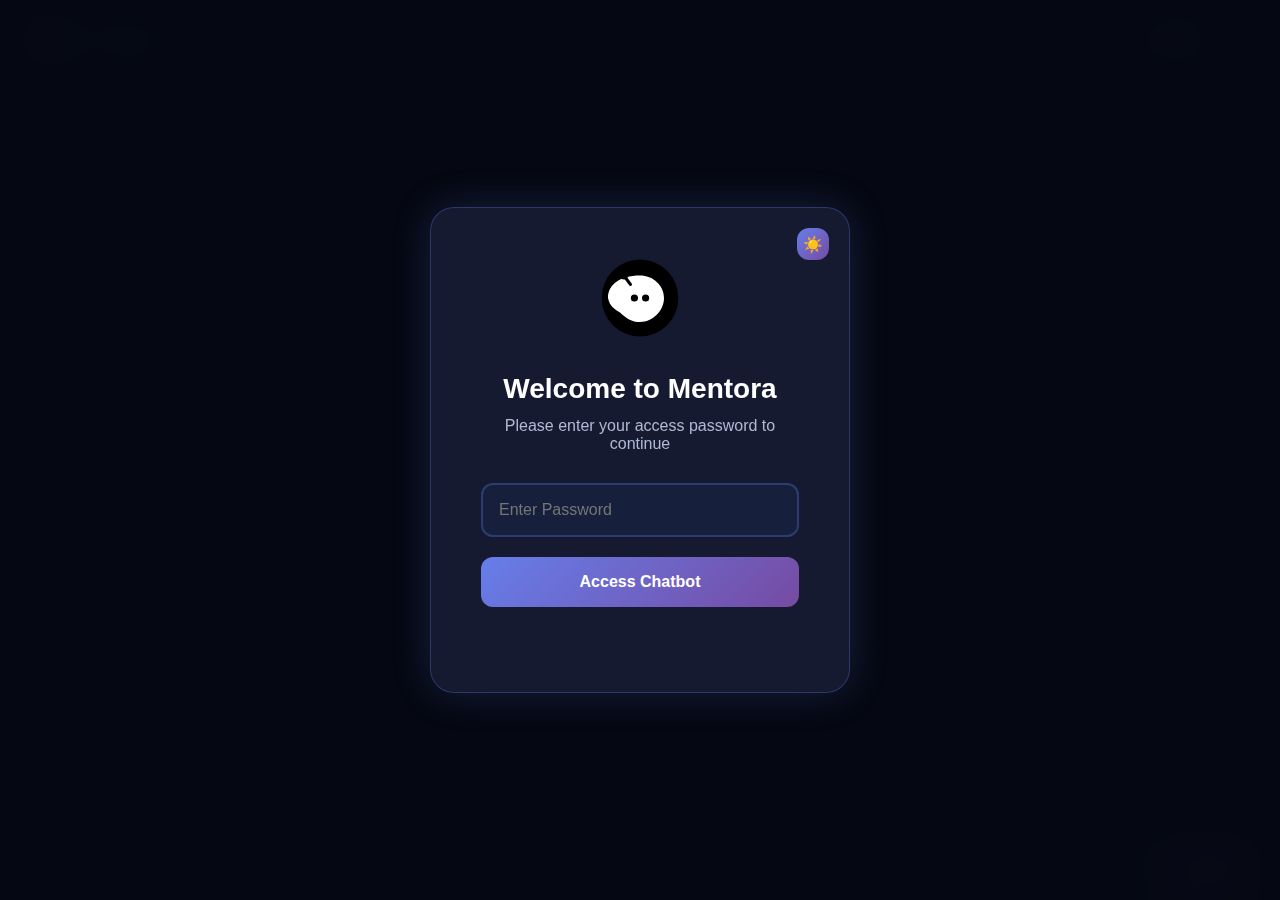
<file: index.html>
<!DOCTYPE html>
<html lang="en">

<head>
    <meta charset="UTF-8">
    <meta name="viewport" content="width=device-width, initial-scale=1.0, viewport-fit=cover">
    <meta name="theme-color" content="#667eea">
    <meta name="apple-mobile-web-app-capable" content="yes">
    <meta name="apple-mobile-web-app-status-bar-style" content="black-translucent">
    <meta name="apple-mobile-web-app-title" content="Mentora">
    <meta name="description"
        content="Mentora - Your AI-powered college assistant for notes, PYQs, and academic support">
    <link rel="manifest" href="/manifest.json">
    <link rel="apple-touch-icon" href="/icon-192.png">
    <title>Mentora Chat</title>
    <style>
        * {
            margin: 0;
            padding: 0;
            box-sizing: border-box;
        }

        :root {
            --primary: #667eea;
            --secondary: #764ba2;
            --accent: #00d4ff;
            --bg-dark: #0a0e27;
            --bg-darker: #050812;
            --card-bg: #1a1f3a;
            --input-bg: #16213e;
            --text-primary: #ffffff;
            --text-secondary: #b0b9d4;
            --border-color: rgba(102, 126, 234, 0.2);
        }

        body {
            background: linear-gradient(135deg, var(--bg-darker) 0%, #1a1f3a 100%);
            color: var(--text-primary);
            font-family: 'Segoe UI', -apple-system, BlinkMacSystemFont, sans-serif;
            overflow: hidden;
            min-height: 100vh;
            min-height: 100dvh;
            height: 100vh;
            height: 100dvh;
        }

        .container {
            display: flex;
            height: 100vh;
            height: 100dvh;
            gap: 0;
            background: linear-gradient(135deg, var(--bg-darker) 0%, #1a1f3a 100%);
        }

        /* ===== SIDEBAR ===== */
        .sidebar {
            position: fixed;
            left: 0;
            top: 0;
            width: 320px;
            height: 100vh;
            background: rgba(10, 14, 39, 0.95);
            backdrop-filter: blur(10px);
            border-right: 1px solid var(--border-color);
            z-index: 999;
            transform: translateX(-100%);
            transition: transform 0.3s ease;
            display: flex;
            flex-direction: column;
            overflow-y: auto;
        }

        .sidebar.open {
            transform: translateX(0);
        }

        .sidebar-header {
            padding: 24px 20px;
            border-bottom: 1px solid var(--border-color);
            display: flex;
            justify-content: space-between;
            align-items: center;
        }

        .logo-section {
            display: flex;
            align-items: center;
            gap: 12px;
        }

        .logo-icon {
            width: 40px;
            height: 40px;
            border-radius: 12px;
            background: transparent;
            display: flex;
            align-items: center;
            justify-content: center;
        }

        .logo-img {
            width: 100%;
            height: 100%;
            object-fit: contain;
        }

        .logo-text h1 {
            font-size: 20px;
            background: linear-gradient(135deg, var(--primary), var(--accent));
            background-clip: text;
            -webkit-background-clip: text;
            -webkit-text-fill-color: transparent;
            font-weight: 700;
        }

        .close-sidebar {
            background: none;
            border: none;
            color: var(--text-secondary);
            font-size: 24px;
            cursor: pointer;
            transition: all 0.2s ease;
            width: 36px;
            height: 36px;
            display: flex;
            align-items: center;
            justify-content: center;
            border-radius: 8px;
        }

        .close-sidebar:hover {
            background: rgba(102, 126, 234, 0.1);
            color: var(--primary);
        }

        .sidebar-content {
            flex: 1;
            padding: 16px;
            overflow-y: auto;
        }

        .btn-new-chat {
            width: 100%;
            padding: 12px 16px;
            background: linear-gradient(135deg, var(--primary), var(--secondary));
            color: white;
            border: none;
            border-radius: 12px;
            cursor: pointer;
            font-weight: 600;
            margin-bottom: 20px;
            transition: all 0.3s ease;
            font-size: 14px;
            box-shadow: 0 4px 15px rgba(102, 126, 234, 0.2);
        }

        .btn-new-chat:hover {
            transform: translateY(-2px);
            box-shadow: 0 6px 20px rgba(102, 126, 234, 0.3);
        }

        .chat-history-section h3 {
            color: var(--text-secondary);
            margin: 16px 0 12px 0;
            font-size: 12px;
            text-transform: uppercase;
            letter-spacing: 0.5px;
            font-weight: 600;
        }

        .chat-history {
            display: flex;
            flex-direction: column;
            gap: 8px;
        }

        .chat-item {
            padding: 12px;
            background: rgba(26, 31, 58, 0.5);
            border: 1px solid rgba(102, 126, 234, 0.1);
            border-radius: 10px;
            cursor: pointer;
            transition: all 0.3s ease;
            display: flex;
            justify-content: space-between;
            align-items: center;
            position: relative;
            overflow: hidden;
        }

        .chat-item:hover {
            background: rgba(102, 126, 234, 0.15);
            border-color: var(--primary);
            transform: translateX(4px);
        }

        .chat-item-content {
            flex: 1;
            min-width: 0;
        }

        .chat-item-title {
            font-size: 14px;
            font-weight: 500;
            color: var(--text-primary);
            white-space: nowrap;
            overflow: hidden;
            text-overflow: ellipsis;
        }

        .chat-item-date {
            font-size: 11px;
            color: var(--text-secondary);
            margin-top: 4px;
        }

        .chat-item-actions {
            display: flex;
            gap: 6px;
            opacity: 0;
            transition: opacity 0.2s ease;
        }

        .chat-item:hover .chat-item-actions {
            opacity: 1;
        }

        .chat-btn {
            width: 28px;
            height: 28px;
            border-radius: 6px;
            border: none;
            background: rgba(102, 126, 234, 0.2);
            color: var(--primary);
            cursor: pointer;
            font-size: 14px;
            transition: all 0.2s ease;
            display: flex;
            align-items: center;
            justify-content: center;
        }

        .chat-btn:hover {
            background: var(--primary);
            color: white;
        }

        /* ===== MAIN AREA ===== */
        .main {
            flex: 1;
            display: flex;
            flex-direction: column;
            margin-left: 0;
            position: relative;
            overflow: hidden;
        }

        .hamburger {
            position: fixed;
            top: 20px;
            left: 20px;
            z-index: 1000;
            width: 44px;
            height: 44px;
            background: linear-gradient(135deg, var(--primary), var(--secondary));
            color: white;
            border: none;
            border-radius: 12px;
            font-size: 20px;
            cursor: pointer;
            display: flex;
            align-items: center;
            justify-content: center;
            transition: all 0.3s ease;
            box-shadow: 0 4px 15px rgba(102, 126, 234, 0.3);
        }

        .hamburger:hover {
            transform: scale(1.05);
            box-shadow: 0 6px 20px rgba(102, 126, 234, 0.4);
        }

        .header {
            padding: 20px 30px;
            display: flex;
            justify-content: center;
            /* CENTERED */
            align-items: center;
            border-bottom: 1px solid var(--border-color);
            background: rgba(26, 31, 58, 0.5);
            backdrop-filter: blur(10px);
            position: relative;
            z-index: 10;
        }

        .header-logo {
            display: flex;
            align-items: center;
            gap: 12px;
        }

        .header-logo-icon {
            width: 40px;
            height: 40px;
            border-radius: 10px;
            background: transparent;
            display: flex;
            align-items: center;
            justify-content: center;
        }

        .header-logo-text h2 {
            font-size: 20px;
            background: linear-gradient(135deg, var(--primary), var(--accent));
            background-clip: text;
            -webkit-background-clip: text;
            -webkit-text-fill-color: transparent;
        }

        .header-logo-text p {
            font-size: 11px;
            color: var(--text-secondary);
        }

        /* ===== CHAT CONTAINER ===== */
        .chat-container {
            flex: 1;
            overflow-y: auto;
            padding: 30px;
            display: flex;
            flex-direction: column;
            gap: 16px;
            scroll-behavior: smooth;
            position: relative;
            z-index: 4;
        }

        .chat-container::-webkit-scrollbar {
            width: 8px;
        }

        .chat-container::-webkit-scrollbar-thumb {
            background: rgba(102, 126, 234, 0.3);
            border-radius: 4px;
        }

        .chat-container::-webkit-scrollbar-thumb:hover {
            background: rgba(102, 126, 234, 0.5);
        }

        .welcome-message {
            text-align: center;
            margin: auto;
            animation: fadeInUp 0.6s ease-out;
        }

        @keyframes fadeInUp {
            from {
                transform: translateY(20px);
                opacity: 0;
            }

            to {
                transform: translateY(0);
                opacity: 1;
            }
        }

        .welcome-message h2 {
            font-size: 32px;
            margin-bottom: 10px;
            background: linear-gradient(135deg, var(--primary), var(--accent));
            background-clip: text;
            -webkit-background-clip: text;
            -webkit-text-fill-color: transparent;
        }

        .welcome-message p {
            font-size: 16px;
            color: var(--text-secondary);
            margin-bottom: 30px;
        }

        .quick-actions {
            display: grid;
            grid-template-columns: repeat(2, 1fr);
            gap: 12px;
            max-width: 400px;
            margin: 0 auto;
        }

        .quick-actions button {
            padding: 12px;
            background: rgba(102, 126, 234, 0.1);
            color: var(--primary);
            border: 1px solid rgba(102, 126, 234, 0.3);
            border-radius: 12px;
            cursor: pointer;
            transition: all 0.3s ease;
            font-weight: 600;
            backdrop-filter: blur(10px);
        }

        .quick-actions button:hover {
            background: rgba(102, 126, 234, 0.2);
            border-color: var(--primary);
            transform: translateY(-2px);
            box-shadow: 0 4px 12px rgba(102, 126, 234, 0.2);
        }

        /* ===== MESSAGES ===== */
        .message {
            display: flex;
            animation: slideInMessage 0.4s ease-out;
        }

        @keyframes slideInMessage {
            from {
                transform: translateY(10px);
                opacity: 0;
            }

            to {
                transform: translateY(0);
                opacity: 1;
            }
        }

        .message.user {
            justify-content: flex-end;
        }

        .message.assistant {
            justify-content: flex-start;
        }

        .bubble {
            max-width: 65%;
            padding: 14px 18px;
            border-radius: 18px;
            word-wrap: break-word;
            white-space: pre-wrap;
            /* Preserve newlines and spaces */
            line-height: 1.5;
            font-size: 15px;
            box-shadow: 0 2px 8px rgba(0, 0, 0, 0.15);
        }

        .bubble.user {
            background: linear-gradient(135deg, var(--primary), var(--secondary));
            color: white;
            border-bottom-right-radius: 4px;
        }

        .bubble.assistant {
            background: var(--card-bg);
            color: var(--text-primary);
            border: 1px solid var(--border-color);
            border-bottom-left-radius: 4px;
        }

        /* ===== TYPING INDICATOR ===== */
        .typing-indicator {
            display: flex;
            gap: 6px;
            padding: 12px 16px;
            background: var(--card-bg);
            border: 1px solid var(--border-color);
            border-radius: 18px;
            border-bottom-left-radius: 4px;
            width: fit-content;
            box-shadow: 0 2px 8px rgba(0, 0, 0, 0.15);
        }

        .typing-dot {
            width: 8px;
            height: 8px;
            border-radius: 50%;
            background: var(--primary);
            animation: typingAnimation 1.4s infinite;
        }

        .typing-dot:nth-child(2) {
            animation-delay: 0.2s;
        }

        .typing-dot:nth-child(3) {
            animation-delay: 0.4s;
        }

        @keyframes typingAnimation {

            0%,
            60%,
            100% {
                opacity: 0.3;
                transform: translateY(0);
            }

            30% {
                opacity: 1;
                transform: translateY(-8px);
            }
        }

        /* ===== GRID/CARDS ===== */
        .grid {
            display: grid;
            grid-template-columns: repeat(auto-fit, minmax(130px, 1fr));
            gap: 12px;
            margin-top: 12px;
        }

        .card {
            padding: 14px;
            background: linear-gradient(135deg, rgba(102, 126, 234, 0.12), rgba(118, 75, 162, 0.12));
            border: 1.5px solid rgba(102, 126, 234, 0.35);
            border-radius: 14px;
            cursor: pointer;
            text-align: center;
            transition: all 0.3s ease;
            font-weight: 600;
            backdrop-filter: blur(10px);
        }

        .card:hover {
            background: linear-gradient(135deg, rgba(102, 126, 234, 0.25), rgba(118, 75, 162, 0.25));
            border-color: var(--primary);
            transform: translateY(-4px);
            box-shadow: 0 6px 16px rgba(102, 126, 234, 0.25);
        }

        .card small {
            display: block;
            font-size: 12px;
            color: var(--text-secondary);
            margin-top: 6px;
            font-weight: 400;
        }

        /* ===== CUSTOM BACKGROUND IMAGE ===== */
        .chat-wrapper {
            position: relative;
            width: 100%;
            height: 100%;
            overflow: hidden;
            display: flex;
            flex-direction: column;
        }

        .chat-background-image {
            position: absolute;
            top: 0;
            left: 0;
            width: 100%;
            height: 100%;
            background-size: cover;
            background-position: center;
            background-repeat: no-repeat;
            z-index: 1;
        }

        .chat-overlay {
            position: absolute;
            top: 0;
            left: 0;
            width: 100%;
            height: 100%;
            background: rgba(0, 0, 0, 0.4);
            z-index: 2;
        }

        .chat-content {
            position: relative;
            z-index: 3;
            width: 100%;
            height: 100%;
            display: flex;
            flex-direction: column;
        }

        /* ===== END CUSTOM BACKGROUND ===== */

        /* ===== INPUT AREA ===== */
        .input-area {
            padding: 20px 30px;
            border-top: 1px solid var(--border-color);
            display: flex;
            gap: 12px;
            background: rgba(26, 31, 58, 0.95);
            backdrop-filter: blur(10px);
            position: relative;
            z-index: 10;
            flex-shrink: 0;
            padding-bottom: max(20px, env(safe-area-inset-bottom, 20px));
        }

        #messageInput {
            flex: 1;
            padding: 12px 18px;
            background: var(--input-bg);
            color: var(--text-primary);
            border: 1.5px solid rgba(102, 126, 234, 0.25);
            border-radius: 12px;
            font-size: 15px;
            outline: none;
            transition: all 0.3s ease;
        }

        #messageInput:focus {
            border-color: var(--primary);
            box-shadow: 0 0 0 3px rgba(102, 126, 234, 0.15);
        }

        #messageInput::placeholder {
            color: var(--text-secondary);
        }

        .btn-send {
            padding: 12px 28px;
            background: linear-gradient(135deg, var(--primary), var(--secondary));
            color: white;
            border: none;
            border-radius: 12px;
            cursor: pointer;
            font-weight: 600;
            transition: all 0.3s ease;
            box-shadow: 0 4px 12px rgba(102, 126, 234, 0.3);
        }

        .btn-send:hover {
            transform: translateY(-2px);
            box-shadow: 0 6px 20px rgba(102, 126, 234, 0.4);
        }

        .btn-send:active {
            transform: translateY(0);
        }

        /* ===== LOADING ANIMATION ===== */
        .loading-animation {
            display: flex;
            gap: 8px;
            justify-content: center;
            margin-bottom: 20px;
        }

        .loading-dot {
            width: 12px;
            height: 12px;
            border-radius: 50%;
            background: var(--primary);
            animation: loadingBounce 1.4s infinite;
        }

        .loading-dot:nth-child(2) {
            animation-delay: 0.2s;
        }

        .loading-dot:nth-child(3) {
            animation-delay: 0.4s;
        }

        @keyframes loadingBounce {

            0%,
            80%,
            100% {
                opacity: 0.3;
                transform: translateY(0);
            }

            40% {
                opacity: 1;
                transform: translateY(-10px);
            }
        }

        /* ===== RESPONSIVE ===== */
        @media (max-width: 768px) {
            .sidebar {
                width: 280px;
            }

            .bubble {
                max-width: 80%;
                font-size: 14px;
                padding: 12px 14px;
            }

            .quick-actions {
                grid-template-columns: 1fr;
            }

            .input-area {
                padding: 12px 16px;
                gap: 8px;
            }

            #messageInput {
                padding: 14px 16px;
                font-size: 16px;
                /* Prevents iOS zoom on focus */
                border-radius: 10px;
            }

            .btn-send {
                padding: 14px 20px;
                font-size: 14px;
                border-radius: 10px;
                min-width: 60px;
            }

            .chat-container {
                padding: 16px;
                gap: 12px;
            }

            .header {
                padding: 14px 16px;
            }

            .header-logo-icon {
                width: 32px;
                height: 32px;
            }

            .header-logo-text h2 {
                font-size: 17px;
            }

            .header-logo-text p {
                font-size: 10px;
            }

            .header-actions {
                gap: 6px;
            }

            .icon-btn {
                width: 36px;
                height: 36px;
                font-size: 16px;
                border-radius: 8px;
            }

            .hamburger {
                top: 14px;
                left: 14px;
                width: 40px;
                height: 40px;
                font-size: 18px;
                border-radius: 10px;
            }

            .welcome-message h2 {
                font-size: 24px;
            }

            .welcome-message p {
                font-size: 14px;
                margin-bottom: 20px;
            }

            .login-box {
                width: 90%;
                max-width: 380px;
                padding: 32px 24px;
                border-radius: 20px;
            }

            .login-logo img {
                width: 60px !important;
                height: 60px !important;
            }

            .login-box h2 {
                font-size: 22px;
            }

            .login-box p {
                font-size: 14px;
                margin-bottom: 20px;
            }

            .login-box input {
                padding: 14px;
                font-size: 16px;
                /* Prevents iOS zoom */
                border-radius: 10px;
                margin-bottom: 16px;
            }

            .login-box button {
                padding: 14px;
                font-size: 15px;
                border-radius: 10px;
            }

            .subjects-grid,
            .units-grid {
                grid-template-columns: repeat(auto-fit, minmax(120px, 1fr));
                gap: 8px;
            }

            .subject-card,
            .unit-card {
                padding: 12px;
                border-radius: 10px;
            }

            .subject-card strong,
            .unit-card strong {
                font-size: 13px;
            }

            .modal-content {
                width: 92%;
                padding: 24px 20px;
                border-radius: 14px;
            }
        }

        @media (max-width: 480px) {
            .bubble {
                max-width: 92%;
                font-size: 14px;
                padding: 10px 12px;
                border-radius: 14px;
            }

            .header-logo-text h2 {
                font-size: 16px;
            }

            .header-logo {
                gap: 8px;
            }

            .quick-actions {
                max-width: 100%;
            }

            .chat-container {
                padding: 12px;
            }

            .input-area {
                padding: 10px 12px;
            }

            .login-box {
                width: 92%;
                padding: 28px 20px;
            }

            .subjects-grid,
            .units-grid {
                grid-template-columns: 1fr 1fr;
                gap: 8px;
            }

            .welcome-message h2 {
                font-size: 20px;
            }
        }

        /* Safe area support for notched phones */
        @supports (padding: env(safe-area-inset-bottom)) {
            .input-area {
                padding-bottom: calc(12px + env(safe-area-inset-bottom));
            }
        }

        /* ===== NEW FEATURES CSS ===== */

        /* LOGIN OVERLAY */
        .login-overlay {
            position: fixed;
            top: 0;
            left: 0;
            width: 100%;
            height: 100%;
            background: rgba(5, 8, 18, 0.98);
            backdrop-filter: blur(20px);
            z-index: 2000;
            display: none;
            /* Controlled by JS */
            justify-content: center;
            align-items: center;
            animation: fadeIn 0.4s ease-out;
        }

        .login-box {
            background: rgba(26, 31, 58, 0.8);
            padding: 50px;
            border-radius: 24px;
            border: 1px solid rgba(102, 126, 234, 0.3);
            text-align: center;
            width: 420px;
            box-shadow: 0 0 40px rgba(102, 126, 234, 0.2);
            display: flex;
            flex-direction: column;
            align-items: center;
        }

        .login-logo {
            font-size: 64px;
            margin-bottom: 20px;
            display: inline-block;
        }

        .login-box h2 {
            color: white;
            font-size: 28px;
            margin-bottom: 12px;
        }

        .login-box p {
            color: #b0b9d4;
            margin-bottom: 30px;
        }

        .login-box input {
            width: 100%;
            padding: 16px;
            background: rgba(22, 33, 62, 0.9);
            border: 2px solid rgba(102, 126, 234, 0.3);
            color: white;
            border-radius: 12px;
            font-size: 16px;
            margin-bottom: 20px;
            outline: none;
            transition: all 0.3s;
        }

        .login-box input:focus {
            border-color: #667eea;
            box-shadow: 0 0 0 4px rgba(102, 126, 234, 0.15);
        }

        .login-box button {
            width: 100%;
            padding: 16px;
            background: linear-gradient(135deg, #667eea, #764ba2);
            border: none;
            border-radius: 12px;
            color: white;
            font-size: 16px;
            font-weight: bold;
            cursor: pointer;
            transition: transform 0.2s;
        }

        .login-box button:hover {
            transform: translateY(-2px);
        }

        .login-error {
            color: #ff6b6b;
            margin-top: 15px;
            min-height: 20px;
            font-size: 14px;
        }

        /* FEEDBACK MODAL */
        .modal {
            display: none;
            position: fixed;
            top: 0;
            left: 0;
            width: 100%;
            height: 100%;
            background: rgba(0, 0, 0, 0.8);
            z-index: 1500;
            justify-content: center;
            align-items: center;
            backdrop-filter: blur(5px);
        }

        .modal-content {
            background: #1a1f3a;
            padding: 30px;
            border-radius: 16px;
            width: 90%;
            max-width: 500px;
            border: 1px solid rgba(102, 126, 234, 0.3);
            position: relative;
            box-shadow: 0 20px 40px rgba(0, 0, 0, 0.4);
            display: flex;
            flex-direction: column;
        }

        .close-modal {
            position: absolute;
            right: 20px;
            top: 15px;
            font-size: 24px;
            color: #b0b9d4;
            cursor: pointer;
        }

        .modal-content h3 {
            color: white;
            margin-bottom: 20px;
            display: flex;
            align-items: center;
            gap: 10px;
        }

        .modal-content textarea {
            width: 100%;
            height: 120px;
            background: rgba(0, 0, 0, 0.2);
            border: 1px solid rgba(102, 126, 234, 0.3);
            border-radius: 8px;
            padding: 12px;
            color: white;
            margin-bottom: 20px;
            resize: none;
            outline: none;
            font-family: inherit;
        }

        .modal-content button {
            width: 100%;
            padding: 12px;
            background: linear-gradient(135deg, #667eea, #764ba2);
            border: none;
            border-radius: 8px;
            color: white;
            cursor: pointer;
            font-weight: bold;
        }

        /* HEADER ACTIONS */
        .header-actions {
            display: flex;
            gap: 10px;
            margin-left: auto;
            /* Push to right */
        }

        .icon-btn {
            width: 40px;
            height: 40px;
            border-radius: 10px;
            border: 1px solid rgba(102, 126, 234, 0.3);
            background: rgba(26, 31, 58, 0.5);
            color: white;
            font-size: 18px;
            cursor: pointer;
            display: flex;
            align-items: center;
            justify-content: center;
            transition: all 0.2s;
        }

        .icon-btn:hover {
            background: rgba(102, 126, 234, 0.2);
            transform: translateY(-2px);
        }

        /* CARDS & GRIDS */
        .subjects-grid,
        .units-grid {
            display: grid;
            grid-template-columns: repeat(auto-fit, minmax(140px, 1fr));
            gap: 12px;
            margin-top: 12px;
        }

        .subject-card,
        .unit-card {
            background: rgba(102, 126, 234, 0.1);
            border: 1px solid rgba(102, 126, 234, 0.3);
            border-radius: 12px;
            padding: 16px;
            text-align: center;
            cursor: pointer;
            transition: all 0.3s ease;
            color: var(--text-primary);
        }

        .subject-card:hover,
        .unit-card:hover {
            background: var(--primary);
            color: white;
            border-color: var(--primary);
            transform: translateY(-3px);
            box-shadow: 0 5px 15px rgba(102, 126, 234, 0.3);
        }

        .subject-card strong,
        .unit-card strong {
            display: block;
            margin-bottom: 5px;
            font-size: 15px;
        }

        .subject-card small,
        .unit-card small {
            font-size: 12px;
            color: inherit;
            opacity: 0.8;
        }

        /* ===== LIGHT MODE OVERRIDES ===== */
        [data-theme="light"] {
            /* Cleaner, brighter vars */
            --bg-dark: transparent;
            /* Main bg is image */
            --bg-darker: rgba(255, 255, 255, 0.85);
            /* Sidebar/Header bg */
            --card-bg: rgba(255, 255, 255, 0.9);
            --input-bg: rgba(255, 255, 255, 0.95);
            --text-primary: #111827;
            /* Darker, sharper text */
            --text-secondary: #4b5563;
            --border-color: rgba(0, 0, 0, 0.1);
            --primary: #4f46e5;
            /* Slightly punchier purple/blue for light mode */
            --accent: #0ea5e9;
        }

        [data-theme="light"] body {
            color: var(--text-primary);
            /* Background is handled by the image + overlay logic in JS */
        }

        [data-theme="light"] .container {
            background: transparent;
        }

        [data-theme="light"] .sidebar {
            background: rgba(255, 255, 255, 0.75);
            backdrop-filter: blur(15px);
            -webkit-backdrop-filter: blur(15px);
            border-right: 1px solid rgba(255, 255, 255, 0.4);
            box-shadow: 5px 0 15px rgba(0, 0, 0, 0.05);
        }

        [data-theme="light"] .chat-item {
            background: rgba(255, 255, 255, 0.5);
            border: 1px solid rgba(0, 0, 0, 0.05);
            color: var(--text-primary);
        }

        [data-theme="light"] .chat-item:hover {
            background: rgba(255, 255, 255, 0.9);
            border-color: var(--primary);
            box-shadow: 0 4px 12px rgba(0, 0, 0, 0.05);
        }

        [data-theme="light"] .header {
            background: rgba(255, 255, 255, 0.75);
            backdrop-filter: blur(15px);
            -webkit-backdrop-filter: blur(15px);
            border-bottom: 1px solid rgba(255, 255, 255, 0.4);
        }

        [data-theme="light"] .input-area {
            background: rgba(255, 255, 255, 0.75);
            backdrop-filter: blur(15px);
            -webkit-backdrop-filter: blur(15px);
            border-top: 1px solid rgba(255, 255, 255, 0.4);
        }

        [data-theme="light"] #messageInput {
            background: rgba(255, 255, 255, 0.9);
            color: var(--text-primary);
            border: 1px solid rgba(0, 0, 0, 0.1);
            box-shadow: 0 2px 5px rgba(0, 0, 0, 0.03);
        }

        [data-theme="light"] #messageInput:focus {
            background: #ffffff;
            border-color: var(--primary);
            box-shadow: 0 0 0 3px rgba(79, 70, 229, 0.15);
        }

        [data-theme="light"] .bubble.assistant {
            background: rgba(255, 255, 255, 0.95);
            backdrop-filter: blur(5px);
            color: var(--text-primary);
            border: 1px solid rgba(255, 255, 255, 0.5);
            box-shadow: 0 4px 15px rgba(0, 0, 0, 0.08);
        }

        [data-theme="light"] .bubble.user {
            /* Keep gradient but maybe tweak shadow */
            box-shadow: 0 4px 15px rgba(79, 70, 229, 0.25);
        }

        [data-theme="light"] .login-overlay {
            background: rgba(255, 255, 255, 0.3);
            /* Mostly see background */
            backdrop-filter: blur(20px);
            /* Strong blur for readability */
        }

        [data-theme="light"] .login-box {
            background: rgba(255, 255, 255, 0.85);
            backdrop-filter: blur(15px);
            border: 1px solid rgba(255, 255, 255, 0.5);
            box-shadow: 0 20px 50px rgba(0, 0, 0, 0.15);
        }

        [data-theme="light"] .login-box h2,
        [data-theme="light"] .login-box p {
            color: var(--text-primary);
        }

        [data-theme="light"] .login-box p {
            color: var(--text-secondary);
        }

        [data-theme="light"] .login-box input {
            background: rgba(255, 255, 255, 0.6);
            border: 1px solid rgba(0, 0, 0, 0.1);
            color: var(--text-primary);
        }

        [data-theme="light"] .login-box input:focus {
            background: #ffffff;
            border-color: var(--primary);
        }

        [data-theme="light"] .card {
            background: rgba(255, 255, 255, 0.6);
            backdrop-filter: blur(10px);
            border: 1px solid rgba(255, 255, 255, 0.4);
            color: var(--text-primary);
        }

        [data-theme="light"] .card:hover {
            background: rgba(255, 255, 255, 0.9);
            box-shadow: 0 10px 25px rgba(0, 0, 0, 0.1);
        }

        [data-theme="light"] .card small {
            color: var(--text-secondary);
        }

        [data-theme="light"] .typing-indicator {
            background: rgba(255, 255, 255, 0.9);
            border: 1px solid rgba(255, 255, 255, 0.5);
            box-shadow: 0 2px 8px rgba(0, 0, 0, 0.05);
        }

        [data-theme="light"] .modal-content {
            background: rgba(255, 255, 255, 0.95);
            backdrop-filter: blur(20px);
            color: var(--text-primary);
            border: 1px solid rgba(255, 255, 255, 0.5);
            box-shadow: 0 25px 50px rgba(0, 0, 0, 0.2);
        }

        [data-theme="light"] .modal-content h3 {
            color: var(--text-primary);
        }

        [data-theme="light"] .close-modal {
            color: var(--text-secondary);
        }

        [data-theme="light"] .close-modal:hover {
            color: var(--primary);
        }

        [data-theme="light"] .modal-content textarea {
            background: #f9fafb;
            border: 1px solid rgba(0, 0, 0, 0.1);
            color: var(--text-primary);
        }

        [data-theme="light"] .icon-btn {
            background: rgba(255, 255, 255, 0.6);
            border: 1px solid rgba(0, 0, 0, 0.05);
            color: var(--text-primary);
        }

        [data-theme="light"] .icon-btn:hover {
            background: #ffffff;
            box-shadow: 0 4px 12px rgba(0, 0, 0, 0.1);
            transform: translateY(-2px);
            color: var(--primary);
        }



        [data-theme="light"] .header-logo-text p {
            color: var(--text-secondary);
        }

        [data-theme="light"] .subject-card,
        [data-theme="light"] .unit-card {
            background: rgba(255, 255, 255, 0.6);
            backdrop-filter: blur(5px);
            color: var(--text-primary);
            border: 1px solid rgba(0, 0, 0, 0.05);
        }

        [data-theme="light"] .subject-card:hover,
        [data-theme="light"] .unit-card:hover {
            background: var(--primary);
            color: white;
            box-shadow: 0 8px 20px rgba(79, 70, 229, 0.3);
        }
    </style>
</head>

<body>
    <div class="container">
        <!-- Login Overlay -->
        <div id="loginOverlay" class="login-overlay">
            <div class="login-box" style="position: relative;">
                <button class="icon-btn theme-toggle-login" onclick="toggleTheme()" id="loginThemeToggle"
                    title="Switch Theme"
                    style="position: absolute; top: 20px; right: 20px; width: 32px; height: 32px; font-size: 16px;">☀️</button>
                <div class="login-logo"><img src="logo.svg" alt="Mentora Logo" class="logo-img"
                        style="width: 80px; height: 80px;"></div>
                <h2>Welcome to Mentora</h2>
                <p>Please enter your access password to continue</p>
                <input type="password" id="chatbotPassword" placeholder="Enter Password"
                    onkeypress="handleLoginKey(event)">
                <button onclick="attemptLogin()">Access Chatbot</button>
                <div id="loginError" class="login-error"></div>
            </div>
        </div>

        <!-- Feedback Modal -->
        <div id="feedbackModal" class="modal">
            <div class="modal-content">
                <span class="close-modal" onclick="closeFeedback()">×</span>
                <h3>📝 Submit Feedback</h3>
                <textarea id="feedbackText" placeholder="Your feedback helps us improve..."></textarea>
                <button onclick="submitFeedback()">Submit Feedback</button>
            </div>
        </div>

        <!-- Main Chat -->
        <div class="main">
            <!-- Background Image Wrapper -->
            <div class="chat-wrapper">
                <div class="chat-background-image" id="chatBackgroundImage"></div>
                <div class="chat-overlay"></div>
                <div class="chat-content">
                    <!-- Header -->
                    <div class="header">
                        <div class="header-logo">
                            <div class="header-logo-icon"><img src="logo.svg" alt="Mentora Logo" class="logo-img"></div>
                            <div class="header-logo-text">
                                <h2>Mentora</h2>
                                <p>AI College Assistant</p>
                            </div>
                        </div>
                        <div class="header-actions">
                            <button class="icon-btn" onclick="toggleTheme()" id="themeToggle"
                                title="Switch Theme">☀️</button>
                            <button class="icon-btn" onclick="openFeedback()" title="Feedback">📝</button>
                            <button class="icon-btn" onclick="reloadChat()" title="Reload Chat">↻</button>
                        </div>
                    </div>

                    <!-- Chat Container -->
                    <div class="chat-container" id="chatContainer">
                        <div class="welcome-message">
                            <div class="loading-animation">
                                <div class="loading-dot"></div>
                                <div class="loading-dot"></div>
                                <div class="loading-dot"></div>
                            </div>
                            <p>Loading Mentora…</p>
                        </div>
                    </div>

                    <!-- Input Area -->
                    <div class="input-area">
                        <input type="text" id="messageInput" placeholder="Ask me anything..." autocomplete="off">
                        <button onclick="sendMessage()" class="btn-send">Send</button>
                    </div>
                </div>
            </div>
        </div>
    </div>

    <script src="script.js"></script>
    <script>
        // Register Service Worker for PWA
        if ('serviceWorker' in navigator) {
            window.addEventListener('load', () => {
                navigator.serviceWorker.register('/sw.js')
                    .then((reg) => console.log('✅ Service Worker registered:', reg.scope))
                    .catch((err) => console.log('❌ SW registration failed:', err));
            });
        }
    </script>
</body>

</html>
</file>
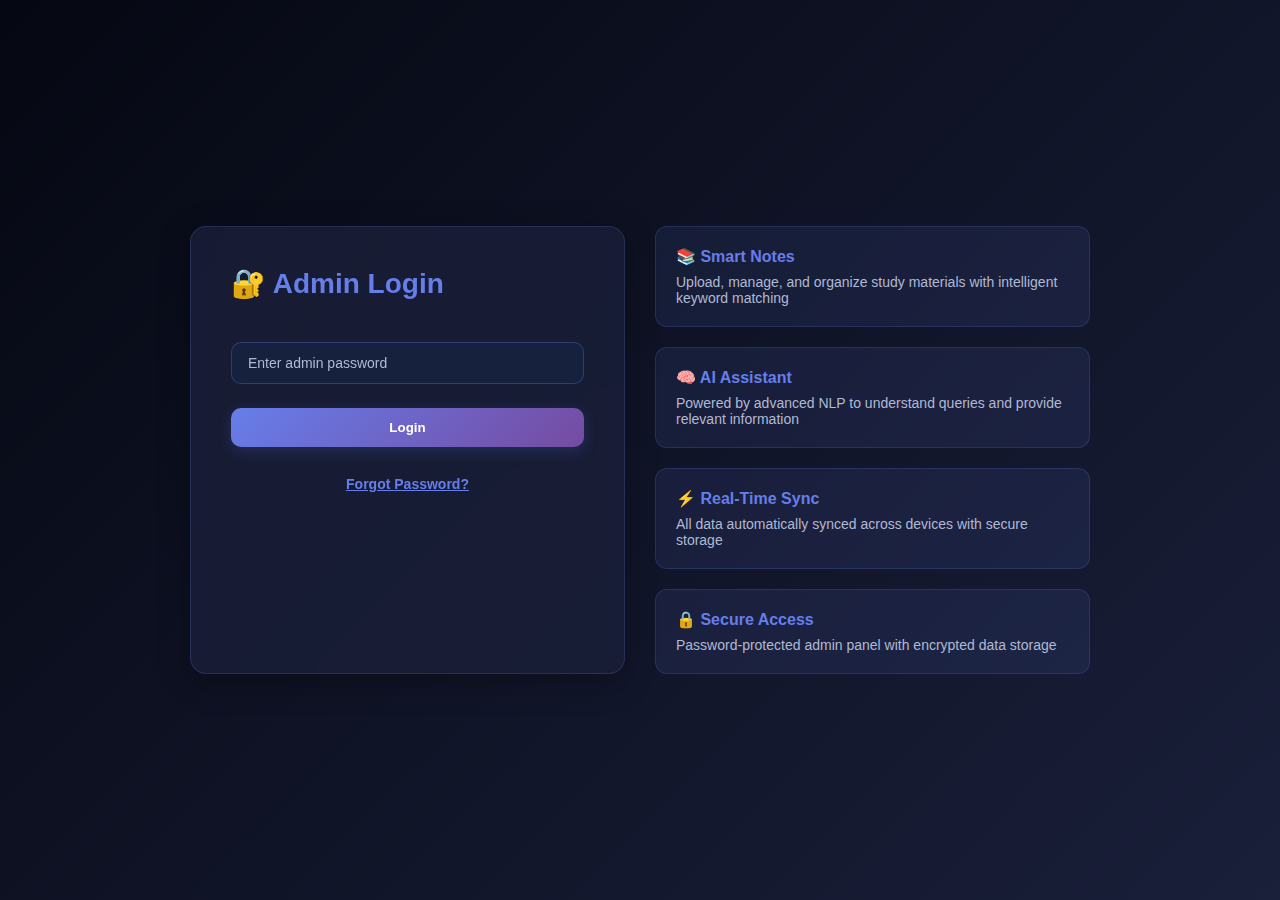
<file: admin.html>
<!DOCTYPE html>
<html lang="en">

<head>
    <meta charset="UTF-8">
    <meta name="viewport" content="width=device-width, initial-scale=1.0">
    <title>Mentora Admin</title>
    <style>
        * {
            margin: 0;
            padding: 0;
            box-sizing: border-box;
        }

        :root {
            --primary: #667eea;
            --secondary: #764ba2;
            --accent: #00d4ff;
            --bg-dark: #0a0e27;
            --bg-darker: #050812;
            --card-bg: #1a1f3a;
            --input-bg: #16213e;
            --text-primary: #ffffff;
            --text-secondary: #b0b9d4;
            --border-color: rgba(102, 126, 234, 0.2);
        }

        body {
            background: linear-gradient(135deg, var(--bg-darker) 0%, #1a1f3a 100%);
            color: var(--text-primary);
            font-family: 'Segoe UI', -apple-system, BlinkMacSystemFont, sans-serif;
        }

        .admin {
            display: flex;
            height: 100vh;
        }

        .sidebar {
            width: 280px;
            background: rgba(26, 31, 58, 0.8);
            backdrop-filter: blur(10px);
            padding: 20px;
            border-right: 1px solid var(--border-color);
            overflow-y: auto;
        }

        .main {
            flex: 1;
            display: flex;
            flex-direction: column;
        }

        .header {
            background: linear-gradient(135deg, var(--primary), var(--secondary));
            padding: 24px 30px;
            display: flex;
            justify-content: space-between;
            align-items: center;
            box-shadow: 0 4px 15px rgba(102, 126, 234, 0.2);
        }

        .header h2 {
            display: flex;
            align-items: center;
            gap: 12px;
            font-size: 22px;
        }

        .header h2::before {
            content: '';
            width: 32px;
            height: 32px;
            background: url('logo.svg') no-repeat center;
            background-size: contain;
        }

        .content {
            flex: 1;
            overflow-y: auto;
            padding: 30px;
        }

        .logo {
            font-size: 20px;
            font-weight: bold;
            margin-bottom: 20px;
            color: var(--primary);
        }

        .nav {
            display: flex;
            flex-direction: column;
            gap: 8px;
        }

        .nav button {
            width: 100%;
            padding: 12px;
            background: rgba(102, 126, 234, 0.1);
            color: var(--text-secondary);
            border: 1px solid rgba(102, 126, 234, 0.2);
            border-radius: 10px;
            cursor: pointer;
            text-align: left;
            transition: all 0.2s;
            font-weight: 500;
        }

        .nav button:hover,
        .nav button.active {
            background: var(--primary);
            color: white;
            border-color: var(--primary);
            transform: translateX(4px);
        }

        #login {
            display: flex;
            justify-content: center;
            align-items: center;
            height: 100vh;
            padding: 20px;
        }

        .login-container {
            display: grid;
            grid-template-columns: 1fr 1fr;
            gap: 30px;
            width: 100%;
            max-width: 900px;
        }

        .login-form {
            background: rgba(26, 31, 58, 0.8);
            backdrop-filter: blur(10px);
            padding: 40px;
            border-radius: 16px;
            border: 1px solid var(--border-color);
            box-shadow: 0 8px 32px rgba(0, 0, 0, 0.3);
        }

        .login-form h1 {
            color: var(--primary);
            margin-bottom: 30px;
            font-size: 28px;
            display: flex;
            align-items: center;
            gap: 12px;
        }

        .login-form input {
            width: 100%;
            padding: 12px 16px;
            margin: 12px 0;
            border: 1.5px solid rgba(102, 126, 234, 0.3);
            border-radius: 10px;
            background: var(--input-bg);
            color: var(--text-primary);
            font-size: 14px;
            transition: all 0.3s;
        }

        .login-form input:focus {
            border-color: var(--primary);
            box-shadow: 0 0 0 3px rgba(102, 126, 234, 0.15);
            outline: none;
        }

        .login-form input::placeholder {
            color: var(--text-secondary);
        }

        .login-form button {
            width: 100%;
            padding: 12px;
            margin: 12px 0;
            background: linear-gradient(135deg, var(--primary), var(--secondary));
            color: white;
            border: none;
            border-radius: 10px;
            cursor: pointer;
            font-weight: 600;
            transition: all 0.3s;
            box-shadow: 0 4px 15px rgba(102, 126, 234, 0.2);
        }

        .login-form button:hover {
            transform: translateY(-2px);
            box-shadow: 0 6px 20px rgba(102, 126, 234, 0.3);
        }

        .login-toggle {
            text-align: center;
            margin-top: 16px;
        }

        .login-toggle button {
            background: none;
            border: none;
            color: var(--primary);
            cursor: pointer;
            text-decoration: underline;
            font-size: 14px;
            padding: 0;
            margin: 0;
            box-shadow: none;
        }

        .login-toggle button:hover {
            transform: none;
            color: var(--accent);
        }

        .form-section {
            display: none;
        }

        .form-section.active {
            display: block;
        }

        .hint-box {
            background: rgba(0, 212, 255, 0.1);
            border: 1px solid var(--accent);
            border-radius: 8px;
            padding: 12px;
            margin: 16px 0;
            color: var(--accent);
            font-size: 14px;
        }

        .login-features {
            display: flex;
            flex-direction: column;
            gap: 20px;
        }

        .feature-card {
            background: rgba(102, 126, 234, 0.1);
            border: 1px solid var(--border-color);
            border-radius: 12px;
            padding: 20px;
            transition: all 0.3s;
        }

        .feature-card:hover {
            background: rgba(102, 126, 234, 0.15);
            border-color: var(--primary);
            transform: translateX(4px);
        }

        .feature-card h3 {
            color: var(--primary);
            margin-bottom: 8px;
            font-size: 16px;
        }

        .feature-card p {
            color: var(--text-secondary);
            font-size: 14px;
        }

        #dashboard {
            display: none;
        }

        .view {
            display: none;
        }

        .view.active {
            display: block;
        }

        .section {
            background: rgba(26, 31, 58, 0.8);
            backdrop-filter: blur(10px);
            padding: 24px;
            border-radius: 14px;
            margin-bottom: 20px;
            border: 1px solid var(--border-color);
        }

        .section h2 {
            color: var(--primary);
            margin-bottom: 20px;
            font-size: 22px;
            display: flex;
            align-items: center;
            gap: 10px;
        }

        .section h3 {
            margin: 20px 0 12px 0;
            color: var(--text-secondary);
            font-weight: 600;
            text-transform: uppercase;
            font-size: 12px;
            letter-spacing: 0.5px;
        }

        .form-group {
            margin: 16px 0;
        }

        .form-group label {
            display: block;
            margin-bottom: 8px;
            font-weight: 500;
            color: var(--text-secondary);
        }

        .form-group input,
        .form-group textarea,
        .form-group select {
            width: 100%;
            padding: 12px 14px;
            border: 1.5px solid rgba(102, 126, 234, 0.3);
            border-radius: 10px;
            background: var(--input-bg);
            color: var(--text-primary);
            font-family: inherit;
            font-size: 14px;
            transition: all 0.3s;
        }

        .form-group input:focus,
        .form-group textarea:focus,
        .form-group select:focus {
            border-color: var(--primary);
            box-shadow: 0 0 0 3px rgba(102, 126, 234, 0.15);
            outline: none;
        }

        .btn {
            padding: 10px 20px;
            background: linear-gradient(135deg, var(--primary), var(--secondary));
            color: white;
            border: none;
            border-radius: 10px;
            cursor: pointer;
            margin: 8px;
            font-weight: 600;
            transition: all 0.3s;
            box-shadow: 0 4px 12px rgba(102, 126, 234, 0.2);
        }

        .btn:hover {
            transform: translateY(-2px);
            box-shadow: 0 6px 16px rgba(102, 126, 234, 0.3);
        }

        .btn-primary {
            background: linear-gradient(135deg, #667eea, #764ba2);
            box-shadow: 0 4px 12px rgba(102, 126, 234, 0.2);
        }

        .btn-primary:hover {
            box-shadow: 0 6px 16px rgba(102, 126, 234, 0.3);
        }

        .btn-danger {
            background: linear-gradient(135deg, #ff6b6b, #ff5252);
            box-shadow: 0 4px 12px rgba(255, 107, 107, 0.2);
        }

        .btn-danger:hover {
            box-shadow: 0 6px 16px rgba(255, 107, 107, 0.3);
        }

        .btn-secondary {
            background: linear-gradient(135deg, #6c757d, #5a6268);
            box-shadow: 0 4px 12px rgba(108, 117, 125, 0.2);
        }

        .btn-secondary:hover {
            box-shadow: 0 6px 16px rgba(108, 117, 125, 0.3);
        }

        .item {
            background: rgba(22, 33, 62, 0.6);
            border: 1px solid rgba(102, 126, 234, 0.1);
            padding: 16px;
            border-radius: 10px;
            margin: 12px 0;
            transition: all 0.3s;
        }

        .item:hover {
            border-color: var(--primary);
            background: rgba(102, 126, 234, 0.08);
        }

        .stat-card {
            background: rgba(26, 31, 58, 0.6);
            border: 1px solid rgba(102, 126, 234, 0.2);
            padding: 20px;
            border-radius: 12px;
            text-align: center;
            border-left: 4px solid var(--primary);
        }

        .stat-num {
            font-size: 28px;
            font-weight: bold;
            color: var(--primary);
            margin-bottom: 8px;
        }

        .stats {
            display: grid;
            grid-template-columns: repeat(auto-fit, minmax(150px, 1fr));
            gap: 16px;
            margin-bottom: 24px;
        }

        @media (max-width: 768px) {
            .login-container {
                grid-template-columns: 1fr;
            }

            .sidebar {
                width: 200px;
            }
        }

        .admin-logo {
            width: 24px;
            height: 24px;
            vertical-align: middle;
            margin-right: 8px;
        }

        .nav-icon {
            width: 18px;
            height: 18px;
            vertical-align: middle;
            margin-right: 8px;
        }
    </style>
</head>

<body>
    <div id="login">
        <div class="login-container">
            <!-- Login Form -->
            <div class="login-form">
                <!-- Password Login -->
                <div id="login-password" class="form-section active">
                    <h1>🔐 Admin Login</h1>
                    <input type="password" id="adminPwd" placeholder="Enter admin password">
                    <button onclick="adminLogin()">Login</button>
                    <div class="login-toggle">
                        <button onclick="toggleForgotPassword()">Forgot Password?</button>
                    </div>
                </div>

                <!-- Forgot Password -->
                <div id="forgot-password" class="form-section">
                    <h1>🔑 Forgot Password?</h1>

                    <!-- Show hint directly - no input field needed -->
                    <div id="hint-result" style="min-height: 60px; margin-top: 24px;"></div>

                    <div class="login-toggle" style="margin-top: 24px;">
                        <button onclick="toggleForgotPassword()">← Back to Login</button>
                    </div>
                </div>
            </div>

            <!-- Features -->
            <div class="login-features">
                <div class="feature-card">
                    <h3>📚 Smart Notes</h3>
                    <p>Upload, manage, and organize study materials with intelligent keyword matching</p>
                </div>
                <div class="feature-card">
                    <h3>🧠 AI Assistant</h3>
                    <p>Powered by advanced NLP to understand queries and provide relevant information</p>
                </div>
                <div class="feature-card">
                    <h3>⚡ Real-Time Sync</h3>
                    <p>All data automatically synced across devices with secure storage</p>
                </div>
                <div class="feature-card">
                    <h3>🔒 Secure Access</h3>
                    <p>Password-protected admin panel with encrypted data storage</p>
                </div>
            </div>
        </div>
    </div>

    <div id="dashboard" class="admin">
        <div class="sidebar">
            <div class="logo"><img src="logo.svg" alt="Logo" class="admin-logo"> Mentora</div>
            <div class="nav" id="adminNav"></div>
            <button class="btn btn-danger" style="width: 100%; margin-top: 20px;" onclick="logout()">🔓 Logout</button>
        </div>

        <div class="main">
            <div class="header">
                <h2>Admin Panel</h2>
                <button class="btn" onclick="window.location.href='/'">💬 Back to Chat</button>
            </div>

            <div class="content">
                <div id="view-dashboard" class="view active">
                    <h2>📊 Dashboard</h2>
                    <div class="stats" id="stats"></div>
                </div>

                <div id="view-notes" class="view">
                    <div class="section">
                        <h2>📚 Notes Management</h2>
                        <h3>Add Subject</h3>
                        <input type="text" id="subjectName" placeholder="Subject Name"
                            style="width: 100%; padding: 10px; margin: 10px 0;">
                        <input type="text" id="subjectKeywords" placeholder="Keywords"
                            style="width: 100%; padding: 10px; margin: 10px 0;">
                        <button class="btn" onclick="addSubject()">Add Subject</button>
                        <h3 style="margin-top: 20px;">Subjects & Units</h3>
                        <div id="subjectsList"></div>
                    </div>
                </div>

                <div id="view-pyq" class="view">
                    <div class="section">
                        <h2>📄 PYQ & Others Management</h2>
                        <h3>Add PYQ / Timetable / Others</h3>

                        <div class="form-group">
                            <label for="pyqName">Name</label>
                            <input type="text" id="pyqName"
                                placeholder="Subject name (for PYQ) or Class/Semester name (for timetable)">
                        </div>

                        <div class="form-group">
                            <label for="pyqKeywords">Keywords</label>
                            <textarea id="pyqKeywords" placeholder="Enter keywords for search and matching"
                                rows="3"></textarea>
                        </div>

                        <div class="form-group">
                            <label for="pyqType">Type</label>
                            <select id="pyqType">
                                <option value="PYQ">Previous Year Question</option>
                                <option value="Timetable">Timetable</option>
                                <option value="Others">Others</option>
                            </select>
                        </div>

                        <div class="form-group">
                            <label for="pyqFile">PDF File</label>
                            <input type="file" id="pyqFile" accept=".pdf" onchange="showPyqFileName()">
                            <span id="pyq-file-name"
                                style="display: block; margin: 5px 0; color: #667eea; font-size: 12px;">No file
                                selected</span>
                        </div>

                        <button class="btn" onclick="uploadPyq()">📤 Upload PDF</button>

                        <h3 style="margin-top: 30px;">Uploaded PDFs</h3>
                        <div id="pyqList"></div>
                    </div>
                </div>

                <div id="view-info" class="view">
                    <div class="section">
                        <h2>📋 Information Management</h2>
                        <h3 id="infoFormTitle">Add New Section</h3>
                        <div class="form-group">
                            <input type="text" id="infoCategory"
                                placeholder="Section Name (e.g. Teachers, Fee Structure)"
                                style="width: 100%; padding: 10px; margin: 10px 0;">
                            <!-- Removed Global Keywords Input -->
                            <button class="btn" id="infoSubmitBtn" onclick="addSection()">Create Section</button>
                            <button class="btn btn-secondary" id="infoCancelBtn" onclick="cancelEditSection()"
                                style="display: none; margin-left: 10px;">Cancel</button>
                        </div>
                        <h3 style="margin-top: 20px;">Sections & Details</h3>
                        <div id="infoList"></div>
                    </div>
                </div>

                <div id="view-unanswered" class="view">
                    <div class="section">
                        <h2>❓ Unanswered Queries</h2>
                        <button onclick="testDeleteFunction()"
                            style="background: #ff9800; color: white; border: none; padding: 5px 10px; border-radius: 4px; margin-bottom: 10px;">Test
                            Delete Function</button>
                        <div id="unansweredList"></div>
                    </div>
                </div>

                <div id="view-knowledge" class="view">
                    <div class="section">
                        <h2>🧠 Knowledge Base</h2>
                        <h3>Add Q&A</h3>
                        <input type="text" id="qaQ" placeholder="Question"
                            style="width: 100%; padding: 10px; margin: 10px 0;">
                        <textarea id="qaA" placeholder="Answer"
                            style="width: 100%; padding: 10px; margin: 10px 0; min-height: 100px;"></textarea>
                        <button class="btn" onclick="addQA()">Add Q&A</button>
                        <h3 style="margin-top: 20px;">All Q&A</h3>
                        <div id="qaList"></div>
                    </div>
                </div>

                <div id="view-settings" class="view">
                    <div class="section">
                        <h2>🔧 Settings</h2>
                        <h3>Change Password</h3>
                        <input type="password" id="oldPwd" placeholder="Current Password"
                            style="width: 100%; padding: 10px; margin: 10px 0;">
                        <input type="password" id="newPwd" placeholder="New Password"
                            style="width: 100%; padding: 10px; margin: 10px 0;">
                        <input type="text" id="pwdHint" placeholder="Password Hint (optional)"
                            style="width: 100%; padding: 10px; margin: 10px 0;">
                        <button class="btn" onclick="changePwd()">Change Password</button>
                    </div>
                </div>

                <div id="view-feedback" class="view">
                    <div class="section">
                        <h2>📝 User Feedback</h2>
                        <div id="feedbackList"></div>
                    </div>
                </div>

                <div id="view-chatbot-users" class="view">
                    <div class="section">
                        <h2><img src="logo.svg" alt="Logo" class="admin-logo"> Chatbot Password</h2>
                        <h3>Change Chatbot Access Password</h3>
                        <p style="color: #a0a0b8; margin-bottom: 20px;">
                            Changing this password will <strong>immediately log out</strong> all currently active
                            chatbot sessions.
                            Everyone will need to log in again with the new password.
                        </p>

                        <input type="password" id="currentCbPwd" placeholder="Current Chatbot Password"
                            style="width: 100%; padding: 10px; margin: 10px 0;">
                        <input type="password" id="newCbPwd" placeholder="New Chatbot Password"
                            style="width: 100%; padding: 10px; margin: 10px 0;">
                        <button class="btn" onclick="changeChatbotPassword()">Update Password</button>
                    </div>
                </div>
            </div>
        </div>
    </div>

    <script>
        const API = '/api';

        function toggleForgotPassword() {
            const loginForm = document.getElementById('login-password');
            const forgotForm = document.getElementById('forgot-password');

            loginForm.classList.toggle('active');
            forgotForm.classList.toggle('active');

            // If showing forgot password form, load hint immediately
            if (forgotForm.classList.contains('active')) {
                loadPasswordHintImmediately();
            }
        }

        async function loadPasswordHintImmediately() {
            try {
                const res = await fetch(API + '/admin/hint');
                const data = await res.json();

                // Clear any previous content
                const hintResult = document.getElementById('hint-result');
                hintResult.innerHTML = '';

                if (data.hint && data.hint !== 'No hint set') {
                    hintResult.innerHTML = `
                        <div class="hint-box" style="background: rgba(102, 126, 234, 0.1); border: 1px solid rgba(102, 126, 234, 0.3); border-radius: 8px; padding: 16px; text-align: center;">
                            ✓ Password Hint Found<br><br>
                            <strong>💡 Your hint:</strong> ${data.hint}
                        </div>
                    `;
                } else {
                    hintResult.innerHTML = `
                        <div style="color: #ff6b6b; padding: 12px; text-align: center;">
                            ℹ️ No hint has been set yet. Contact your administrator.
                        </div>
                    `;
                }
            } catch (error) {
                document.getElementById('hint-result').innerHTML = `
                    <div style="color: #ff6b6b; padding: 12px; text-align: center;">
                        Error loading hint
                    </div>
                `;
            }
        }

        function adminLogin() {
            const pwd = document.getElementById('adminPwd').value;
            fetch(API + '/admin/auth', {
                method: 'POST',
                headers: { 'Content-Type': 'application/json' },
                body: JSON.stringify({ password: pwd })
            }).then(r => r.json()).then(d => {
                if (d.authenticated) {
                    document.getElementById('login').style.display = 'none';
                    document.getElementById('dashboard').style.display = 'flex';
                    setupNav();
                    loadDashboard();
                } else {
                    alert('Wrong password!');
                }
            });
        }

        function logout() {
            document.getElementById('login').style.display = 'flex';
            document.getElementById('dashboard').style.display = 'none';
        }

        function setupNav() {
            document.getElementById('adminNav').innerHTML = `
                <button class="active" onclick="switchView('dashboard')">📊 Dashboard</button>
                <button onclick="switchView('notes')">📚 Notes</button>
                <button onclick="switchView('pyq')">📄 PYQ & Others</button>
                <button onclick="switchView('info')">📋 Info</button>
                <button onclick="switchView('unanswered')">❓ Unanswered</button>
                <button onclick="switchView('knowledge')">🧠 Knowledge</button>
                <button onclick="switchView('feedback')">📝 Feedback</button>
                <button onclick="switchView('chatbot-users')"><img src="logo.svg" alt="Logo" class="nav-icon"> Chatbot Password</button>
                <button onclick="switchView('settings')">🔧 Settings</button>
            `;
        }

        function switchView(view) {
            document.querySelectorAll('.view').forEach(v => v.classList.remove('active'));
            document.getElementById('view-' + view).classList.add('active');
            document.querySelectorAll('.nav button').forEach(b => b.classList.remove('active'));
            event.target.classList.add('active');

            if (view === 'dashboard') loadDashboard();
            else if (view === 'notes') loadNotes();
            else if (view === 'pyq') loadPyq();
            else if (view === 'info') loadInfo();
            else if (view === 'unanswered') loadUnanswered();
            else if (view === 'knowledge') loadKnowledge();
            else if (view === 'feedback') loadFeedback();
            else if (view === 'chatbot-users') {
                // No load function needed for form
                document.getElementById('currentCbPwd').value = '';
                document.getElementById('newCbPwd').value = '';
            }
        }

        async function loadDashboard() {
            const res = await fetch(API + '/admin/stats');
            const d = await res.json();
            document.getElementById('stats').innerHTML = `
                <div class="stat-card"><div class="stat-num">${d.subjects}</div>📚 Subjects</div>
                <div class="stat-card"><div class="stat-num">${d.pyqs || 0}</div>📄 PYQ & Others</div>
                <div class="stat-card"><div class="stat-num">${d.info_sections}</div>📋 Info Sections</div>
                <div class="stat-card"><div class="stat-num">${d.unanswered}</div>❓ Unanswered</div>
                <div class="stat-card"><div class="stat-num">${d.knowledge}</div>🧠 Knowledge</div>
            `;
        }

        async function addSubject() {
            const name = document.getElementById('subjectName').value;
            const keywords = document.getElementById('subjectKeywords').value;
            if (!name) { alert('Enter subject name'); return; }

            await fetch(API + '/add_subject', {
                method: 'POST',
                headers: { 'Content-Type': 'application/json' },
                body: JSON.stringify({ subject_name: name, keywords })
            });
            document.getElementById('subjectName').value = '';
            document.getElementById('subjectKeywords').value = '';
            loadNotes();
        }

        async function loadNotes() {
            const res = await fetch(API + '/subjects');
            const d = await res.json();
            let html = '';
            for (let [name, data] of Object.entries(d.subjects || {})) {
                html += `<div class="item" id="subject-item-${name}">
                    <div>
                        <strong>${name}</strong> (${Object.keys(data.units || {}).length} units)
                        <br><small>Keywords: ${(data.keywords || []).join(', ') || 'None'}</small>
                    </div>
                    <div>
                        <button class="btn" onclick="editSubject('${name}')">✏️ Edit</button>
                        <button class="btn" onclick="showAddUnitForm('${name}')">Add Unit</button>
                        <button class="btn btn-danger" onclick="deleteSubject('${name}')">Delete</button>
                    </div>
                    <div id="subject-edit-${name}" style="display: none; margin-top: 15px; padding: 15px; background: rgba(102, 126, 234, 0.05); border-radius: 8px;">
                        <input type="text" id="subject-edit-name-${name}" placeholder="Subject Name" value="${name}" style="width: 100%; padding: 8px; margin: 8px 0;">
                        <input type="text" id="subject-edit-keywords-${name}" placeholder="Keywords" value="${(data.keywords || []).join(', ')}" style="width: 100%; padding: 8px; margin: 8px 0;">
                        <button class="btn" onclick="saveSubjectEdit('${name}')" style="width: 100%; margin-top: 10px;">💾 Save Changes</button>
                        <button class="btn btn-danger" onclick="cancelSubjectEdit('${name}')" style="width: 100%;">Cancel</button>
                    </div>
                    <div id="unit-form-${name}" style="display: none; margin-top: 15px; padding: 15px; background: rgba(102, 126, 234, 0.05); border-radius: 8px;">
                        <input type="text" id="unit-name-${name}" placeholder="Unit Name" style="width: 100%; padding: 8px; margin: 8px 0;">
                        <input type="text" id="unit-keywords-${name}" placeholder="Keywords" style="width: 100%; padding: 8px; margin: 8px 0;">
                        <input type="file" id="unit-file-${name}" accept=".pdf" onchange="showFileName('${name}')">
                        <span class="file-name" id="file-name-${name}" style="display: block; margin: 5px 0; color: #667eea; font-size: 12px;">No file selected</span>
                        <button class="btn" onclick="submitUnitForm('${name}')" style="width: 100%; margin-top: 10px;">Upload Unit</button>
                        <button class="btn btn-danger" onclick="hideUnitForm('${name}')" style="width: 100%;">Cancel</button>
                    </div>
                    <div id="units-list-${name}" style="margin-top: 15px;"></div>
                </div>`;
            }
            document.getElementById('subjectsList').innerHTML = html || '<p>No subjects yet</p>';

            for (let [name, data] of Object.entries(d.subjects || {})) {
                let unitsHtml = '';
                for (let [uname, udata] of Object.entries(data.units || {})) {
                    unitsHtml += `<div class="item" style="margin-top: 10px; padding: 10px;" id="unit-item-${name}-${uname}">
                        <strong>${uname}</strong> <br><small>Keywords: ${(udata.keywords || []).join(', ') || 'None'}</small><br>
                        <small>📁 ${udata.filename}</small>
                        <div style="float: right;">
                            <button class="btn" onclick="editUnit('${name}', '${uname}')">✏️ Edit</button>
                            <button class="btn btn-danger" onclick="deleteUnit('${name}', '${uname}')">🗑️ Delete</button>
                        </div>
                        <div id="unit-edit-${name}-${uname}" style="display: none; margin-top: 10px; padding: 10px; background: rgba(102, 126, 234, 0.05); border-radius: 8px; clear: both;">
                            <input type="text" id="unit-edit-name-${name}-${uname}" placeholder="Unit Name" value="${uname}" style="width: 100%; padding: 8px; margin: 5px 0;">
                            <input type="text" id="unit-edit-keywords-${name}-${uname}" placeholder="Keywords" value="${(udata.keywords || []).join(', ')}" style="width: 100%; padding: 8px; margin: 5px 0;">
                            <button class="btn" onclick="saveUnitEdit('${name}', '${uname}')" style="width: 100%; margin-top: 5px;">💾 Save Changes</button>
                            <button class="btn btn-danger" onclick="cancelUnitEdit('${name}', '${uname}')" style="width: 100%;">Cancel</button>
                        </div>
                    </div>`;
                }
                const elem = document.getElementById(`units-list-${name}`);
                if (elem) elem.innerHTML = unitsHtml || '<small>No units yet</small>';
            }
        }

        // Subject Edit Functions
        function editSubject(name) {
            document.getElementById(`subject-edit-${name}`).style.display = 'block';
        }

        function cancelSubjectEdit(name) {
            document.getElementById(`subject-edit-${name}`).style.display = 'none';
        }

        async function saveSubjectEdit(oldName) {
            const newName = document.getElementById(`subject-edit-name-${oldName}`).value;
            const keywords = document.getElementById(`subject-edit-keywords-${oldName}`).value;

            if (!newName) { alert('Subject name is required'); return; }

            const res = await fetch(API + '/edit_subject', {
                method: 'POST',
                headers: { 'Content-Type': 'application/json' },
                body: JSON.stringify({ old_name: oldName, new_name: newName, keywords })
            });

            const d = await res.json();
            if (d.success) {
                alert('Subject updated successfully!');
                loadNotes();
            } else {
                alert('Error: ' + (d.error || 'Failed to update subject'));
            }
        }

        // Unit Edit Functions
        function editUnit(subject, unit) {
            document.getElementById(`unit-edit-${subject}-${unit}`).style.display = 'block';
        }

        function cancelUnitEdit(subject, unit) {
            document.getElementById(`unit-edit-${subject}-${unit}`).style.display = 'none';
        }

        async function saveUnitEdit(subject, oldUnitName) {
            const newUnitName = document.getElementById(`unit-edit-name-${subject}-${oldUnitName}`).value;
            const keywords = document.getElementById(`unit-edit-keywords-${subject}-${oldUnitName}`).value;

            if (!newUnitName) { alert('Unit name is required'); return; }

            const res = await fetch(API + '/edit_unit', {
                method: 'POST',
                headers: { 'Content-Type': 'application/json' },
                body: JSON.stringify({ subject, old_unit_name: oldUnitName, new_unit_name: newUnitName, keywords })
            });

            const d = await res.json();
            if (d.success) {
                alert('Unit updated successfully!');
                loadNotes();
            } else {
                alert('Error: ' + (d.error || 'Failed to update unit'));
            }
        }

        function showFileName(subject) {
            const file = document.getElementById(`unit-file-${subject}`).files[0];
            const nameElem = document.getElementById(`file-name-${subject}`);
            if (file) {
                nameElem.textContent = '✓ ' + file.name;
                nameElem.style.color = '#51cf66';
            } else {
                nameElem.textContent = 'No file selected';
                nameElem.style.color = '#a0a0b8';
            }
        }

        function showAddUnitForm(subject) {
            document.getElementById(`unit-form-${subject}`).style.display = 'block';
        }

        function hideUnitForm(subject) {
            document.getElementById(`unit-form-${subject}`).style.display = 'none';
        }

        async function submitUnitForm(subject) {
            const unitName = document.getElementById(`unit-name-${subject}`).value;
            const keywords = document.getElementById(`unit-keywords-${subject}`).value;
            const fileInput = document.getElementById(`unit-file-${subject}`);
            const file = fileInput.files[0];

            if (!unitName) { alert('Enter unit name'); return; }
            if (!file) { alert('Select a PDF file'); return; }

            const formData = new FormData();
            formData.append('file', file);
            formData.append('unit_name', unitName);
            formData.append('keywords', keywords);

            const res = await fetch(API + `/add_unit/${encodeURIComponent(subject)}`, {
                method: 'POST',
                body: formData
            });

            const d = await res.json();
            if (d.success) {
                alert('Unit added successfully!');
                loadNotes();
            } else {
                alert('Error: ' + (d.error || 'Failed to add unit'));
            }
        }

        async function deleteSubject(name) {
            if (!confirm('Delete ' + name + '?')) return;
            await fetch(API + '/delete_subject', {
                method: 'POST',
                headers: { 'Content-Type': 'application/json' },
                body: JSON.stringify({ subject_name: name })
            });
            loadNotes();
        }

        async function deleteUnit(subject, unit) {
            if (!confirm('Delete ' + unit + '?')) return;
            await fetch(API + '/delete_unit', {
                method: 'POST',
                headers: { 'Content-Type': 'application/json' },
                body: JSON.stringify({ subject_name: subject, unit_name: unit })
            });
            loadNotes();
        }

        // PYQ Functions
        function showPyqFileName() {
            const file = document.getElementById('pyqFile').files[0];
            const nameElem = document.getElementById('pyq-file-name');
            if (file) {
                nameElem.textContent = '✓ ' + file.name;
                nameElem.style.color = '#51cf66';
            } else {
                nameElem.textContent = 'No file selected';
                nameElem.style.color = '#a0a0b8';
            }
        }

        async function uploadPyq() {
            console.log('Upload function called');
            const name = document.getElementById('pyqName').value;
            const keywords = document.getElementById('pyqKeywords').value;
            const type = document.getElementById('pyqType').value;
            const file = document.getElementById('pyqFile').files[0];

            console.log('Form data:', { name, keywords, type, file: file ? file.name : 'none' });

            if (!name) { alert('Enter name'); return; }
            if (!file) { alert('Select a PDF file'); return; }

            const formData = new FormData();
            formData.append('file', file);
            formData.append('name', name);
            formData.append('keywords', keywords);
            formData.append('type', type);

            console.log('Sending request to:', API + '/pyq/upload');

            try {
                const res = await fetch(API + '/pyq/upload', {
                    method: 'POST',
                    body: formData
                });

                console.log('Response status:', res.status);
                console.log('Response ok:', res.ok);

                const d = await res.json();
                console.log('Response data:', d);

                if (d.success) {
                    alert('PDF uploaded successfully!');
                    document.getElementById('pyqName').value = '';
                    document.getElementById('pyqKeywords').value = '';
                    document.getElementById('pyqFile').value = '';
                    document.getElementById('pyq-file-name').textContent = 'No file selected';
                    document.getElementById('pyq-file-name').style.color = '#a0a0b8';
                    loadPyq();
                } else {
                    alert('Error: ' + (d.error || 'Failed to upload PDF'));
                }
            } catch (error) {
                console.error('Upload error:', error);
                alert('Upload failed: ' + error.message);
            }
        }

        function downloadPyq(id) {
            window.open(API + '/pyq/download/' + id, '_blank');
        }

        async function loadPyq() {
            const res = await fetch(API + '/pyq/list');
            const d = await res.json();
            let html = '';
            for (let pyq of d.pyqs || []) {
                html += `<div class="item" id="pyq-item-${pyq.id}">
                    <div style="display: flex; justify-content: space-between; align-items: flex-start;">
                        <div style="flex: 1;">
                            <strong>${pyq.name}</strong>
                            <br><small>Type: ${pyq.type}</small>
                            <br><small>Keywords: ${(pyq.keywords || []).join(', ') || 'None'}</small>
                            <br><small>📁 ${pyq.filename}</small>
                            <br><small>Uploaded: ${new Date(pyq.uploaded_at).toLocaleString()}</small>
                        </div>
                        <div style="display: flex; gap: 8px;">
                            <button class="btn" onclick="downloadPyq('${pyq.id}')">📥 Download</button>
                            <button class="btn" onclick="editPyq('${pyq.id}')">✏️ Edit</button>
                            <button class="btn btn-danger" onclick="deletePyq('${pyq.id}')">🗑️ Delete</button>
                        </div>
                    </div>
                    <div id="pyq-edit-${pyq.id}" style="display: none; margin-top: 15px; padding: 15px; background: rgba(102, 126, 234, 0.05); border-radius: 8px;">
                        <input type="text" id="pyq-edit-name-${pyq.id}" placeholder="Name" value="${pyq.name}" style="width: 100%; padding: 8px; margin: 8px 0;">
                        <textarea id="pyq-edit-keywords-${pyq.id}" placeholder="Keywords" rows="3" style="width: 100%; padding: 8px; margin: 8px 0;">${(pyq.keywords || []).join(', ')}</textarea>
                        <select id="pyq-edit-type-${pyq.id}" style="width: 100%; padding: 8px; margin: 8px 0;">
                            <option value="PYQ" ${pyq.type === 'PYQ' ? 'selected' : ''}>Previous Year Question</option>
                            <option value="Timetable" ${pyq.type === 'Timetable' ? 'selected' : ''}>Timetable</option>
                            <option value="Others" ${pyq.type === 'Others' ? 'selected' : ''}>Others</option>
                        </select>
                        <button class="btn" onclick="savePyqEdit('${pyq.id}')" style="width: 100%; margin-top: 10px;">💾 Save Changes</button>
                        <button class="btn btn-danger" onclick="cancelPyqEdit('${pyq.id}')" style="width: 100%;">Cancel</button>
                    </div>
                </div>`;
            }
            document.getElementById('pyqList').innerHTML = html || '<p>No PDFs uploaded yet</p>';
        }

        async function editPyq(id) {
            document.getElementById(`pyq-edit-${id}`).style.display = 'block';
        }

        function cancelPyqEdit(id) {
            document.getElementById(`pyq-edit-${id}`).style.display = 'none';
        }

        async function savePyqEdit(id) {
            const name = document.getElementById(`pyq-edit-name-${id}`).value;
            const keywords = document.getElementById(`pyq-edit-keywords-${id}`).value;
            const type = document.getElementById(`pyq-edit-type-${id}`).value;

            if (!name) { alert('Name is required'); return; }

            const res = await fetch(API + '/pyq/edit', {
                method: 'POST',
                headers: { 'Content-Type': 'application/json' },
                body: JSON.stringify({ id, name, keywords, type })
            });

            const d = await res.json();
            if (d.success) {
                alert('Changes saved successfully!');
                loadPyq();
            } else {
                alert('Error: ' + (d.error || 'Failed to save changes'));
            }
        }

        async function deletePyq(id) {
            if (!confirm('Delete this PDF?')) return;

            const res = await fetch(API + '/pyq/delete', {
                method: 'POST',
                headers: { 'Content-Type': 'application/json' },
                body: JSON.stringify({ id })
            });

            const d = await res.json();
            if (d.success) {
                loadPyq();
            } else {
                alert('Error: ' + (d.error || 'Failed to delete PDF'));
            }
        }

        async function addSection() {
            const category = document.getElementById('infoCategory').value;

            if (!category) { alert('Section name is required'); return; }

            await fetch(API + '/add_section', {
                method: 'POST',
                headers: { 'Content-Type': 'application/json' },
                body: JSON.stringify({ category })
            });

            document.getElementById('infoCategory').value = '';
            loadInfo();
        }

        async function loadInfo() {
            console.log('Loading info data...');
            try {
                const res = await fetch(API + '/info');
                const d = await res.json();

                let html = '';
                let i = 0;
                window.sectionKeys = Object.keys(d.info || {});

                for (let [cat, data] of Object.entries(d.info || {})) {
                    const escapedCat = cat.replace(/'/g, "\\'");

                    let itemsHtml = '';
                    if (data.items && Array.isArray(data.items)) {
                        for (let item of data.items) {
                            const escapedId = (item.id || '').replace(/'/g, "\\'");
                            const escapedTitle = (item.title || '').replace(/'/g, "\\'");

                            itemsHtml += `<div class="item" style="background: rgba(0,0,0,0.2); margin: 8px 0; border-left: 3px solid var(--accent);">
                                <strong>${(item.content || '').substring(0, 50)}...</strong>
                                <p style="font-size: 0.9em; color: #b0b9d4; margin: 5px 0;">${item.content.substring(0, 100)}...</p>
                                <small>Keywords: ${(item.keywords || []).join(', ')}</small>
                                <div style="margin-top: 8px;">
                                    <button class="btn btn-sm" style="padding: 4px 8px; font-size: 12px;" onclick="editItem('${escapedCat}', '${escapedId}')">Edit</button>
                                    <button class="btn btn-danger btn-sm" style="padding: 4px 8px; font-size: 12px;" onclick="deleteItem('${escapedCat}', '${escapedId}')">Delete</button>
                                </div>
                                
                                <!-- Hidden Edit Form for Item -->
                                <div id="item-edit-${escapedId}" style="display: none; background: rgba(0,0,0,0.3); padding: 10px; margin-top: 10px; border-radius: 4px;">
                                    <!-- Removed Title Input -->
                                    <textarea id="edit-item-content-${escapedId}" style="width: 100%; margin-bottom: 5px; padding: 5px; min-height: 60px;">${item.content}</textarea>
                                    <input type="text" id="edit-item-keywords-${escapedId}" value="${(item.keywords || []).join(', ')}" style="width: 100%; margin-bottom: 5px; padding: 5px;">
                                    <button class="btn btn-sm" onclick="saveItemEdit('${escapedCat}', '${escapedId}')">Save</button>
                                    <button class="btn btn-secondary btn-sm" onclick="document.getElementById('item-edit-${escapedId}').style.display = 'none'">Cancel</button>
                                </div>
                            </div>`;
                        }
                    }

                    html += `<div class="section" style="background: rgba(26, 31, 58, 0.6); margin-bottom: 20px; padding: 15px; border: 1px solid var(--border-color);">
                        <div style="display: flex; justify-content: space-between; align-items: center; cursor: pointer;" onclick="toggleSection(${i})">
                            <div style="flex: 1;">
                                <h3 style="margin: 0; color: var(--primary); font-size: 1.2em;">
                                    <span id="icon-${i}">▶</span> ${cat}
                                </h3>
                                <!-- Removed Global Keywords Display -->
                            </div>
                            <div onclick="event.stopPropagation()" style="min-width: 150px; text-align: right;">
                                <button class="btn btn-sm" onclick="editSection(${i})">Edit</button>
                                <button class="btn btn-danger btn-sm" onclick="deleteSection(${i})">Delete</button>
                            </div>
                        </div>

                        <!-- Expandable Content Container -->
                        <div id="section-content-${i}" style="display: none; margin-top: 15px; border-top: 1px solid rgba(102, 126, 234, 0.2); padding-top: 15px;">
                            
                            <!-- Rename Section Form -->
                            <div id="section-edit-${i}" style="display: none; padding: 10px; background: rgba(0,0,0,0.2); margin-bottom: 10px;" onclick="event.stopPropagation()">
                                <input type="text" id="edit-section-name-${i}" value="${cat}" placeholder="New Name" style="width: 100%; padding: 8px; margin-bottom: 8px;">
                                <!-- Removed Keywords Input -->
                                <button class="btn btn-sm" onclick="saveSectionEdit(${i})">Save</button>
                                <button class="btn btn-secondary btn-sm" onclick="document.getElementById('section-edit-${i}').style.display='none'">Cancel</button>
                            </div>

                            <!-- Add Item Form -->
                            <div style="background: rgba(102, 126, 234, 0.05); padding: 10px; border-radius: 8px; margin-bottom: 15px;">
                                <h4 style="margin: 0 0 10px 0; font-size: 0.9em; color: var(--accent);">+ Add New Item to ${cat}</h4>
                                <div style="display: grid; gap: 8px;">
                                    <!-- Removed Title Input -->
                                    <textarea id="new-item-content-${i}" placeholder="Details / Content" style="padding: 8px; border-radius: 4px; border: 1px solid var(--border-color); background: var(--input-bg); color: white; min-height: 60px;"></textarea>
                                    <input type="text" id="new-item-keywords-${i}" placeholder="Specific Keywords" style="padding: 8px; border-radius: 4px; border: 1px solid var(--border-color); background: var(--input-bg); color: white;">
                                    <button class="btn btn-sm" onclick="addItem(${i})" style="justify-self: start;">Add Item</button>
                                </div>
                            </div>

                            <!-- Items List -->
                            <div class="items-list">
                                ${itemsHtml || '<p style="font-size: 0.9em; color: #666; font-style: italic;">No items yet.</p>'}
                            </div>
                        </div>
                    </div>`;
                    i++;
                }

                document.getElementById('infoList').innerHTML = html || '<p>No sections yet</p>';
            } catch (error) {
                console.error('Error loading info:', error);
                document.getElementById('infoList').innerHTML = '<p>Error loading info sections</p>';
            }
        }

        function toggleSection(index) {
            const content = document.getElementById(`section-content-${index}`);
            const icon = document.getElementById(`icon-${index}`);
            if (content.style.display === 'none') {
                content.style.display = 'block';
                icon.textContent = '▼';
            } else {
                content.style.display = 'none';
                icon.textContent = '▶';
            }
        }

        async function deleteSection(index) {
            const cat = window.sectionKeys[index];
            if (!cat) { alert('Error: Section not found'); return; }

            if (!confirm(`Delete section "${cat}" and ALL its items?`)) return;
            await fetch(API + '/delete_section', {
                method: 'POST',
                headers: { 'Content-Type': 'application/json' },
                body: JSON.stringify({ category: cat })
            });
            loadInfo();
        }

        async function addItem(index) {
            console.log('addItem called with index:', index);
            const section = window.sectionKeys[index];
            console.log('Section found:', section);
            if (!section) { alert('Error: Section not found'); return; }

            const content = document.getElementById(`new-item-content-${index}`).value;
            const keywords = document.getElementById(`new-item-keywords-${index}`).value;
            console.log('Content:', content);
            console.log('Keywords:', keywords);

            if (!content) { alert('Content is required'); return; }

            try {
                console.log('Sending request to add item...');
                const response = await fetch(API + '/add_info_item', {
                    method: 'POST',
                    headers: { 'Content-Type': 'application/json' },
                    body: JSON.stringify({ section, title: '', content, keywords })
                });
                console.log('Response status:', response.status);
                const result = await response.json();
                console.log('Response result:', result);

                if (result.success) {
                    // Clear the form
                    document.getElementById(`new-item-content-${index}`).value = '';
                    document.getElementById(`new-item-keywords-${index}`).value = '';
                    console.log('Item added successfully, reloading info...');
                    loadInfo();
                } else {
                    alert('Error adding item: ' + (result.error || 'Unknown error'));
                }
            } catch (error) {
                console.error('Error adding item:', error);
                alert('Error adding item: ' + error.message);
            }
        }

        async function deleteItem(section, itemId) {
            if (!confirm('Delete this item?')) return;
            await fetch(API + '/delete_info_item', {
                method: 'POST',
                headers: { 'Content-Type': 'application/json' },
                body: JSON.stringify({ section, id: itemId })
            });
            loadInfo();
        }

        function editItem(section, itemId) {
            document.getElementById(`item-edit-${itemId}`).style.display = 'block';
        }

        async function saveItemEdit(section, itemId) {
            // Title is removed
            const content = document.getElementById(`edit-item-content-${itemId}`).value;
            const keywords = document.getElementById(`edit-item-keywords-${itemId}`).value;

            await fetch(API + '/edit_info_item', {
                method: 'POST',
                headers: { 'Content-Type': 'application/json' },
                body: JSON.stringify({ section, id: itemId, title: '', content, keywords })
            });
            loadInfo();
        }

        function editSection(index) {
            // Force expand BEFORE showing form
            const content = document.getElementById(`section-content-${index}`);
            const icon = document.getElementById(`icon-${index}`);

            content.style.display = 'block';
            icon.textContent = '▼';

            // Show edit form
            document.getElementById(`section-edit-${index}`).style.display = 'block';
        }

        async function saveSectionEdit(index) {
            const oldCat = window.sectionKeys[index];
            if (!oldCat) { alert('Error: Section not found'); return; }

            const newCat = document.getElementById(`edit-section-name-${index}`).value;

            await fetch(API + '/edit_section', {
                method: 'POST',
                headers: { 'Content-Type': 'application/json' },
                body: JSON.stringify({
                    original_category: oldCat,
                    new_category: newCat
                })
            });
            loadInfo();
        }

        function cancelEditSection() {
            // Placeholder if needed for main form reset
            document.getElementById('infoCategory').value = '';
        }

        async function updateInfo() {
            const originalCategory = document.getElementById('infoCategory').getAttribute('data-original');
            const newCategory = document.getElementById('infoCategory').value.trim();
            const content = document.getElementById('infoContent').value.trim();
            const keywords = document.getElementById('infoKeywords').value.split(',').map(k => k.trim()).filter(k => k);

            if (!newCategory || !content) {
                alert('Please fill in all required fields');
                return;
            }

            try {
                const res = await fetch(API + '/edit_info', {
                    method: 'POST',
                    headers: { 'Content-Type': 'application/json' },
                    body: JSON.stringify({
                        original_category: originalCategory,
                        new_category: newCategory,
                        content: content,
                        keywords: keywords
                    })
                });

                const result = await res.json();
                if (result.success) {
                    // Clear stored data to force refresh
                    window.infoData = {};
                    cancelEditInfo();
                    loadInfo();
                } else {
                    alert('Error updating info: ' + (result.error || 'Unknown error'));
                }
            } catch (error) {
                alert('Error updating info: ' + error.message);
            }
        }

        async function loadUnanswered() {
            const res = await fetch(API + '/unanswered');
            const d = await res.json();
            let html = '';
            for (let q of d.unanswered || []) {
                // Store query data in a global object to avoid quote escaping issues
                if (!window.unansweredQueries) window.unansweredQueries = {};
                const queryId = `query_${Date.now()}_${Math.random().toString(36).substr(2, 9)}`;
                window.unansweredQueries[queryId] = q.query;

                html += `<div class="item" style="background: rgba(0,0,0,0.2); margin: 8px 0; border-left: 3px solid var(--accent);">
                    <div style="flex: 1;">
                        <strong>❓ ${q.query}</strong>
                        <br><small>${q.asked_at}</small>
                    </div>
                    <button class="btn btn-danger" onclick="deleteUnansweredById('${queryId}', this.closest('.item'))" style="margin-top: 0; white-space: nowrap;">Delete</button>
                </div>`;
            }
            document.getElementById('unansweredList').innerHTML = html || '<p>No unanswered queries</p>';
        }

        async function deleteUnansweredById(queryId, element) {
            console.log('deleteUnansweredById called with ID:', queryId);
            console.log('Available queries:', window.unansweredQueries);

            const query = window.unansweredQueries[queryId];
            if (!query) {
                console.error('Query not found for ID:', queryId);
                alert('Error: Query not found');
                return;
            }

            console.log('Found query to delete:', query);

            if (!confirm(`Delete this query: "${query}"?`)) return;
            try {
                console.log('Sending delete request for query:', query);
                const res = await fetch(API + '/delete_unanswered', {
                    method: 'POST',
                    headers: { 'Content-Type': 'application/json' },
                    body: JSON.stringify({ query })
                });
                const d = await res.json();
                console.log('Delete response:', d);
                if (d.success) {
                    console.log('Delete successful, removing element');
                    // Show success message
                    const successMsg = document.createElement('div');
                    successMsg.textContent = 'Query deleted successfully!';
                    successMsg.style.cssText = 'background: #4CAF50; color: white; padding: 10px; margin: 10px 0; border-radius: 4px;';
                    element.parentNode.insertBefore(successMsg, element);

                    // Remove the element AFTER inserting the success message
                    element.remove();

                    setTimeout(() => successMsg.remove(), 3000);
                } else {
                    console.error('Delete failed:', d);
                    alert('Error deleting query: ' + (d.error || 'Unknown error'));
                }
            } catch (e) {
                console.error('Error deleting query:', e);
                alert('Error deleting query: ' + e.message);
            }
        }

        function testDeleteFunction() {
            console.log('=== TESTING DELETE FUNCTION ===');
            console.log('window.unansweredQueries:', window.unansweredQueries);
            console.log('deleteUnansweredById function exists:', typeof deleteUnansweredById);

            if (window.unansweredQueries && Object.keys(window.unansweredQueries).length > 0) {
                const firstId = Object.keys(window.unansweredQueries)[0];
                console.log('First query ID:', firstId);
                console.log('First query value:', window.unansweredQueries[firstId]);
                alert(`Test: Found query ID "${firstId}" with value "${window.unansweredQueries[firstId]}"`);
            } else {
                alert('Test: No queries loaded or window.unansweredQueries is empty');
            }
        }

        async function loadKnowledge() {
            const res = await fetch(API + '/knowledge');
            const d = await res.json();
            let html = '';
            for (let qa of d.knowledge || []) {
                html += `<div class="item">
                    <strong>Q: ${qa.question}</strong><br>
                    <p style="margin: 8px 0;">${qa.answer.substring(0, 100)}...</p>
                    <small>Added: ${qa.created_at}</small>
                    <button class="btn btn-danger" onclick="deleteKnowledge(${qa.id})" style="margin-top: 10px;">Delete</button>
                </div>`;
            }
            document.getElementById('qaList').innerHTML = html || '<p>No Q&A yet</p>';
        }

        async function addQA() {
            const q = document.getElementById('qaQ').value;
            const a = document.getElementById('qaA').value;
            if (!q || !a) { alert('Fill both fields'); return; }

            await fetch(API + '/add_knowledge', {
                method: 'POST',
                headers: { 'Content-Type': 'application/json' },
                body: JSON.stringify({ question: q, answer: a })
            });
            document.getElementById('qaQ').value = '';
            document.getElementById('qaA').value = '';
            loadKnowledge();
        }

        async function deleteKnowledge(id) {
            if (!confirm('Delete this Q&A?')) return;
            await fetch(API + '/delete_knowledge', {
                method: 'POST',
                headers: { 'Content-Type': 'application/json' },
                body: JSON.stringify({ id })
            });
            loadKnowledge();
        }

        async function loadFeedback() {
            const res = await fetch(API + '/feedback');
            const d = await res.json();
            let html = '';
            for (let f of d.feedback || []) {
                html += `<div class="item">
                    <strong>📝 ${f.text || f.message}</strong><br>
                    <small>${f.submitted_at || f.created_at}</small>
                    <button class="btn btn-danger" onclick="deleteFeedback('${encodeURIComponent(f.text || f.message)}', '${f.submitted_at || f.created_at}')" style="margin-top: 10px;">Delete</button>
                </div>`;
            }
            document.getElementById('feedbackList').innerHTML = html || '<p>No feedback yet</p>';
        }

        async function deleteFeedback(text, timestamp) {
            if (!confirm('Delete this feedback?')) return;
            await fetch(API + '/delete_feedback', {
                method: 'POST',
                headers: { 'Content-Type': 'application/json' },
                body: JSON.stringify({ text: decodeURIComponent(text), submitted_at: timestamp })
            });
            loadFeedback();
        }

        async function changePwd() {
            const old = document.getElementById('oldPwd').value;
            const newPwd = document.getElementById('newPwd').value;
            const hint = document.getElementById('pwdHint').value;
            if (!old || !newPwd) { alert('Fill password fields'); return; }

            const res = await fetch(API + '/admin/change_password', {
                method: 'POST',
                headers: { 'Content-Type': 'application/json' },
                body: JSON.stringify({ old_password: old, new_password: newPwd, hint })
            });
            const d = await res.json();
            if (d.success) {
                alert('Password changed!');
                document.getElementById('oldPwd').value = '';
                document.getElementById('newPwd').value = '';
                document.getElementById('pwdHint').value = '';
            } else {
                alert('Error changing password');
            }
        }

        async function changeChatbotPassword() {
            const current = document.getElementById('currentCbPwd').value;
            const newPwd = document.getElementById('newCbPwd').value;
            if (!current || !newPwd) { alert('Fill both fields'); return; }

            const res = await fetch(API + '/admin/change_chatbot_password', {
                method: 'POST',
                headers: { 'Content-Type': 'application/json' },
                body: JSON.stringify({ current_password: current, new_password: newPwd })
            });
            const d = await res.json();
            if (d.success) {
                alert('Chatbot password updated successfully!');
                document.getElementById('currentCbPwd').value = '';
                document.getElementById('newCbPwd').value = '';
            } else {
                alert('Error: ' + (d.error || 'Failed to update password'));
            }
        }
    </script>
</body>

</html>
</file>
